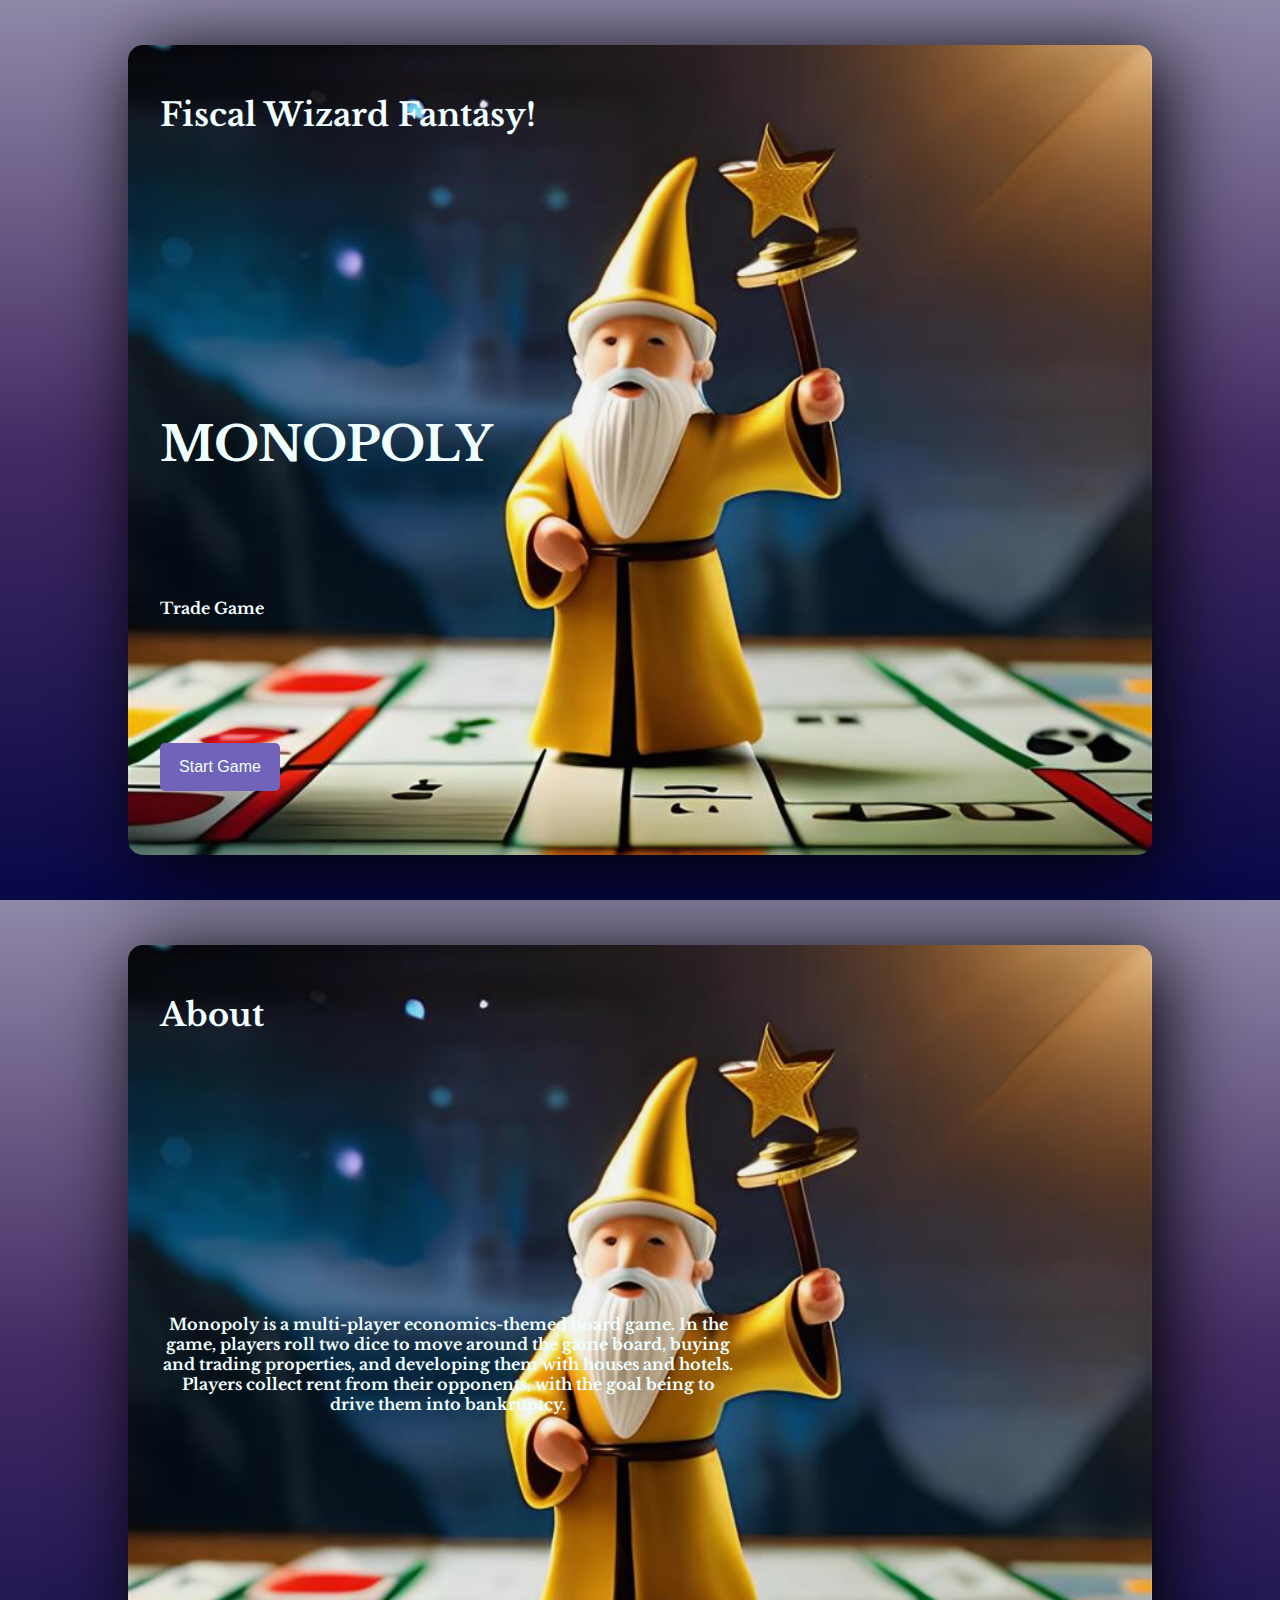
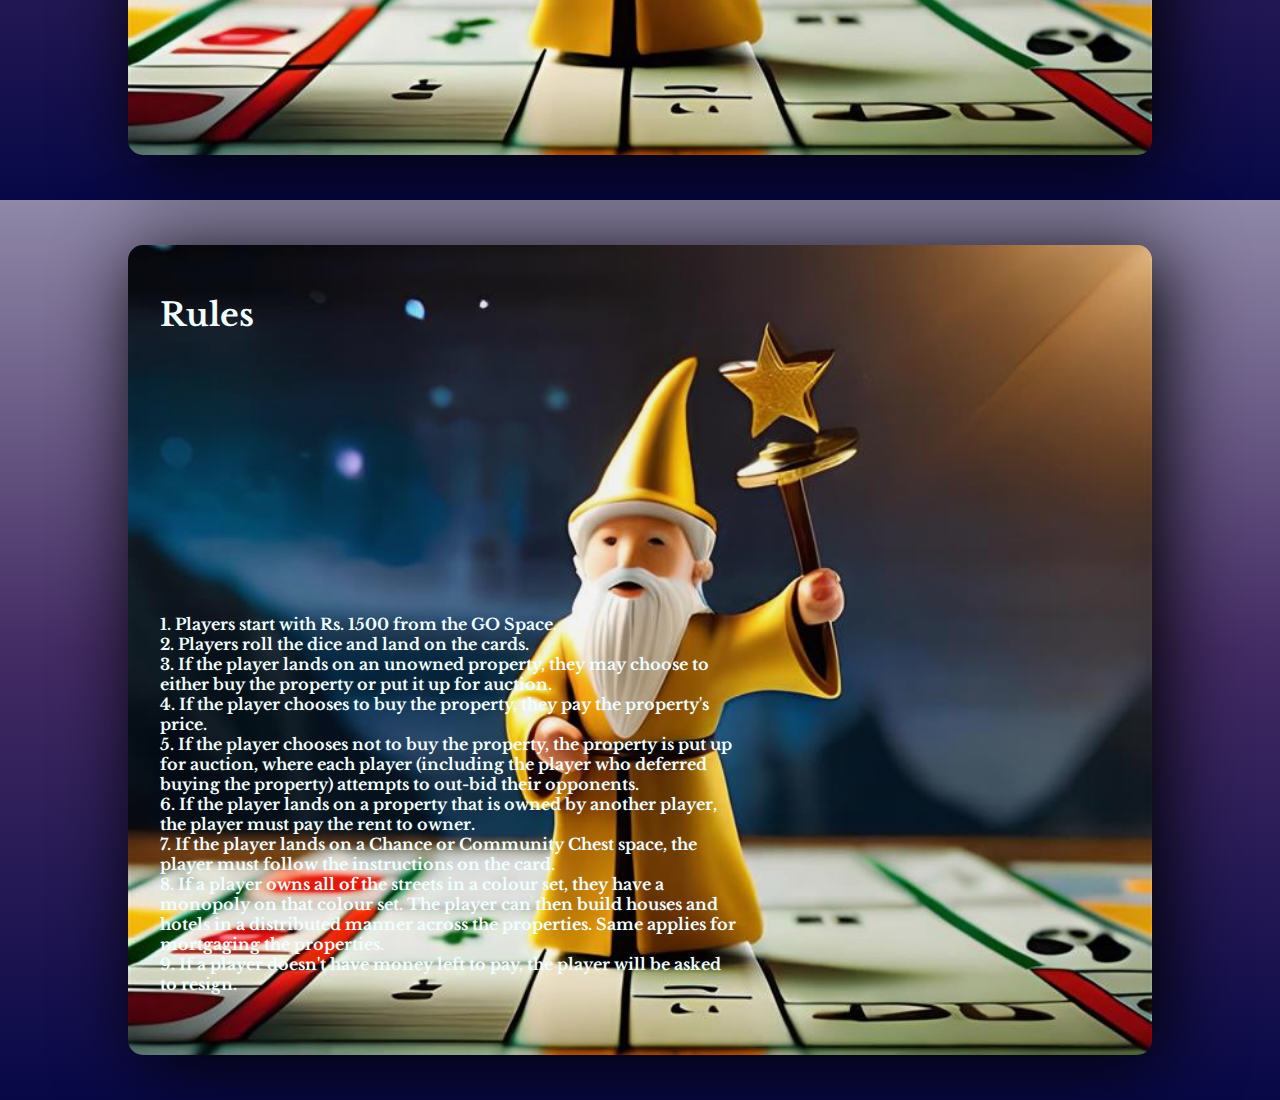
<file: Monopoly/index.html>
<!DOCTYPE html>
<html lang="en">

<head>
    <meta charset="utf-8" />
    <link rel="icon" href="%PUBLIC_URL%/favicon.ico" />
    <meta name="viewport" content="width=device-width, initial-scale=1" />
    <meta name="theme-color" content="#000000" />
    <title>Monopoly</title>
    <script type="text/javascript" src="landingpage.js"></script>
    <link rel="stylesheet" type="text/css" href="landingpage.css" />
</head>

<body>
    <div class="landing-page">
        <div class="landing-page-container">
            <header class="header">
                <div class="header-container">
                    <div class="logo-container">
                        <h1>Fiscal Wizard Fantasy!</h1>
                    </div>
                    <!-- <li class="navbar-links"><a href="#" class="navbar-items">Home</a></li> -->
                    <!-- <li class="navbar-links"><a href="#" class="navbar-items">About</a></li> -->
                    <!-- <li class="navbar-links"><a href="#" class="navbar-items">Rules</a></li> -->
                    <!-- <li class="navbar-links"><a href="#" class="navbar-items">Login</a></li> -->
                </div>
            </header>
            <main class="main">
                <div class="main-container">
                    <h1>MONOPOLY</h1>
                    <h2>Trade Game</h2>
                    <button id="myButton" onclick="startgame_click()" class="btn" target="_blank"> Start Game
                    </button>
                </div>
            </main>
        </div>
    </div>

    <div class="landing-page">
        <div class="landing-page-container">
            <header class="header">
                <div class="header-container">
                    <div class="logo-container">
                        <h1>About</h1>
                    </div>
                    <!-- <li class="navbar-links"><a href="#" class="navbar-items">Home</a></li> -->
                    <!-- <li class="navbar-links"><a href="#" class="navbar-items">About</a></li> -->
                    <!-- <li class="navbar-links"><a href="#" class="navbar-items">Rules</a></li> -->
                    <!-- <li class="navbar-links"><a href="#" class="navbar-items">Login</a></li> -->
                </div>
            </header>
            <main class="main">
                <div class="main-container">
                    <!-- <h1>MONOPOLY</h1> -->
                    <h2> <p style="text-align:center;"> Monopoly is a multi-player economics-themed board game. In the game, players roll two dice to move around the game board, buying and trading properties, and developing them with houses and hotels. Players collect rent from their opponents, with the goal being to drive them into bankruptcy. </p></h2>
                    <!-- <button id="myButton" onclick="startgame_click()" class="btn" target="_blank"> Start Game -->
                    </button>
                </div>
            </main>
        </div>
    </div>


    <div class="landing-page">
        <div class="landing-page-container">
            <header class="header">
                <div class="header-container">
                    <div class="logo-container">
                        <h1>Rules</h1>
                    </div>
                    <!-- <li class="navbar-links"><a href="#" class="navbar-items">Home</a></li> -->
                    <!-- <li class="navbar-links"><a href="#" class="navbar-items">About</a></li> -->
                    <!-- <li class="navbar-links"><a href="#" class="navbar-items">Rules</a></li> -->
                    <!-- <li class="navbar-links"><a href="#" class="navbar-items">Login</a></li> -->
                </div>
            </header>
            <main class="main">
                <div class="main-container">
                    <!-- <h1>MONOPOLY</h1> -->
                    <h2>1. Players start with Rs. 1500 from the GO Space. <br>
                        2. Players roll the dice and land on the cards. <br>
                        3. If the player lands on an unowned property, they may choose to either buy the property or put it up for auction. <br>
                        4. If the player chooses to buy the property, they pay the property's price. <br>
                        5. If the player chooses not to buy the property, the property is put up for auction, where each player (including the player who deferred buying the property) attempts to out-bid their opponents. <br>
                        6. If the player lands on a property that is owned by another player, the player must pay the rent to owner. <br>
                        7. If the player lands on a Chance or Community Chest space, the player must follow the instructions on the card. <br>
                        8. If a player owns all of the streets in a colour set, they have a monopoly on that colour set. The player can then build houses and hotels in a distributed manner across the properties. Same applies for mortgaging the properties. <br>
                        9. If a player doesn't have money left to pay, the player will be asked to resign.
                    </h2>
                    <!-- <button id="myButton" onclick="startgame_click()" class="btn" target="_blank"> Start Game -->
                    </button>
                </div>
            </main>
        </div>
    </div>
</body>
</html>
</file>
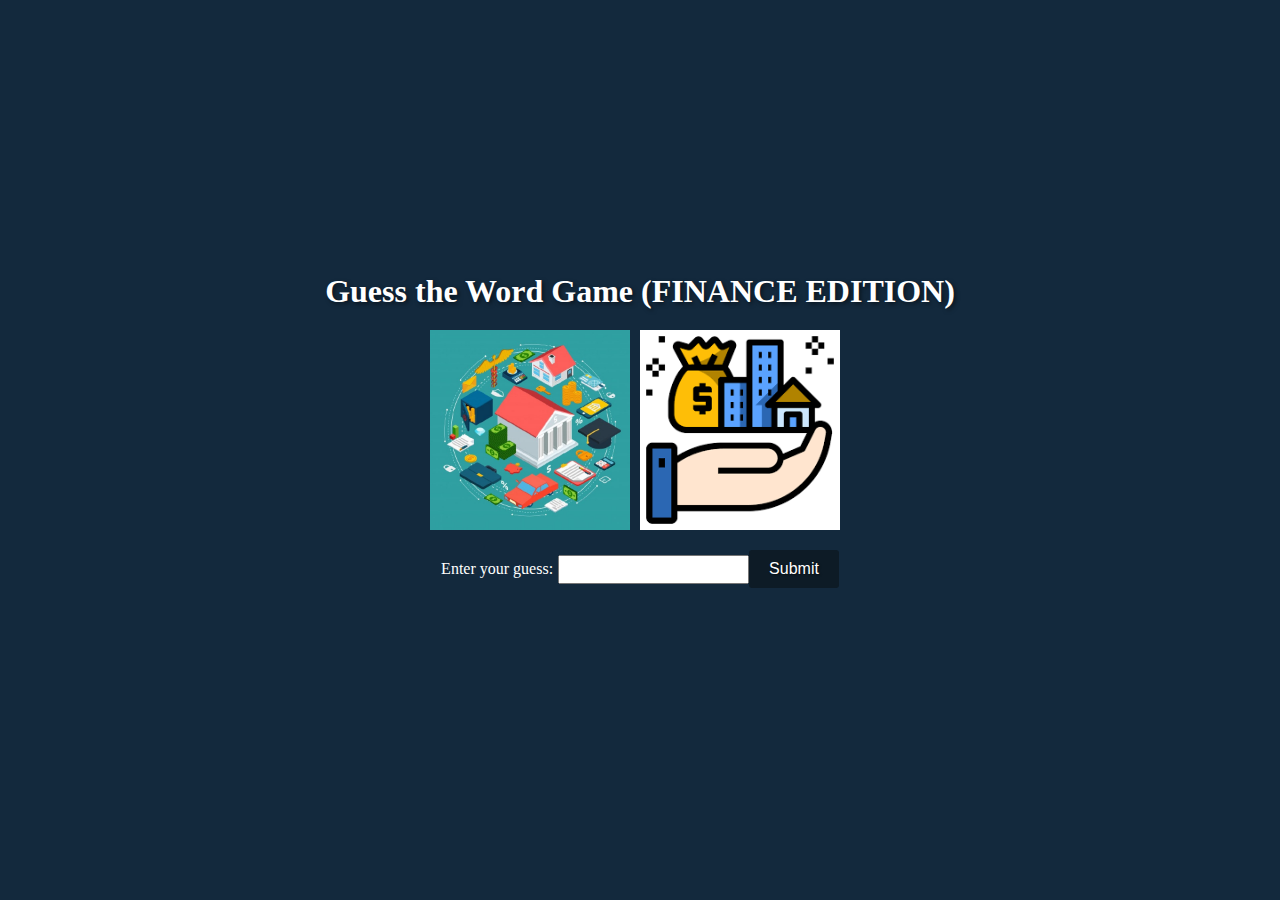
<file: Word Guesser/index.html>
<!DOCTYPE html>
<html>
<head>
  <title>Guess the Word Game (FINANCE EDITION)</title>
  <style>
    body {
      background-color: #13293D;
      color: #FFFFFF;
      display: flex;
      flex-direction: column;
      align-items: center;
      justify-content: center;
      height: 100vh;
      margin: 0;
    }

    h1 {
      color: #FFFFFF;
      text-shadow: 2px 2px 4px rgba(0, 0, 0, 0.5);
      margin-bottom: 20px;
    }

    .image-container {
      display: flex;
      justify-content: center;
      margin-bottom: 20px;
    }

    img {
      width: 200px;
      height: 200px;
      object-fit: cover;
      margin-right: 10px;
    }

    #guessContainer {
      display: flex;
      justify-content: center;
      align-items: center;
      margin-bottom: 20px;
    }

    #guessInput {
      padding: 5px;
      margin-left: 5px;
    }

    #submitButton {
      color: #FFFFFF;
      background-color: #0D1B26;
      border: none;
      padding: 10px 20px;
      border-radius: 3px;
      text-shadow: 1px 1px 2px rgba(0, 0, 0, 0.5);
      font-size: 16px;
      transition: background-color 0.3s ease;
    }

    #submitButton:hover {
      cursor: pointer;
      background-color: #0A141D;
    }

    #score {
      font-size: 24px;
      font-weight: bold;
      margin-bottom: 10px;
    }

    #result {
      font-size: 18px;
      margin-bottom: 10px;
    }

    #summary {
      font-size: 18px;
      margin-bottom: 10px;
    }

    #nextButtonContainer {
      display: flex;
      justify-content: center;
      align-items: center;
      margin-top: 10px;
    }

    #nextButton {
      color: #FFFFFF;
      background-color: #0D1B26;
      border: none;
      padding: 10px 20px;
      border-radius: 3px;
      text-shadow: 1px 1px 2px rgba(0, 0, 0, 0.5);
      font-size: 16px;
      transition: background-color 0.3s ease;
      display: none;
    }

    #nextButton:hover {
      cursor: pointer;
      background-color: #0A141D;
    }
  </style>
</head>
<body>
  <h1>Guess the Word Game (FINANCE EDITION)</h1>
  <div id="imageContainer" class="image-container"></div>
  <div id="guessContainer">
    <label for="guessInput">Enter your guess:</label>
    <input type="text" id="guessInput">
    <button id="submitButton" onclick="checkGuess()">Submit</button>
  </div>
  <div id="score"></div>
  <div id="result"></div>
  <div id="summary"></div>
  <div id="nextButtonContainer">
    <button id="nextButton" onclick="nextWord()">Next Word</button>
  </div>

  <script>
    const words = [
      {
        word: "assets",
        images: ["assets/ass.jpeg", "assets/set1.png"],
        summary: "Assets are things of value that a person or company owns, which can be used to generate income or provide future benefits."
      },
      {
        word: "debt",
        images: ["debt/debt2.jpg", "debt/debt3.jpg", "debt/debt4.jpg"],
        summary: "Debt is an amount of money borrowed by one party from another. It is usually repaid with interest."
      },
      {
        word: "budget",
        images: ["budget/budget1.jpg", "budget/budget.jpg", "budget/budget4.webp"],
        summary: "A budget is a financial plan that helps individuals or organizations track income and expenses over a specific period."
      },
      {
        word: "interest",
        images: ["interest/interest1.jpg", "interest/interest2.jpg"],
        summary: "Interest is the cost of borrowing money or the return on investment. It is typically expressed as a percentage over a specific period."
      },
      {
        word: "investment",
        images: ["investment/invest1.jpg", "investment/invest2.jpg", "investment/invest3.jpg"],
        summary: "Investment refers to the allocation of resources, such as money or time, with the expectation of generating income or profit in the future."
      }
    ];

    let currentWordIndex = 0;
    let score = 0;

    function showImages() {
      const imageContainer = document.getElementById("imageContainer");
      const currentWord = words[currentWordIndex];
      const images = currentWord.images.map(image => `<img src="${image}">`);
      imageContainer.innerHTML = images.join("");
    }

    function checkGuess() {
      const guessInput = document.getElementById("guessInput");
      const guess = guessInput.value.toLowerCase();
      const currentWord = words[currentWordIndex];
      const scoreElement = document.getElementById("score");
      const resultElement = document.getElementById("result");
      const summaryElement = document.getElementById("summary");
      const nextButton = document.getElementById("nextButton");

      if (guess === currentWord.word) {
        score++;
        scoreElement.textContent = "Score: " + score;
        resultElement.textContent = "Correct!";
        summaryElement.textContent = currentWord.summary;
        nextButton.style.display = "block";
      } else {
        resultElement.textContent = "Wrong! Try again.";
        summaryElement.textContent = "";
        nextButton.style.display = "none";
      }

      guessInput.value = "";
    }

    function nextWord() {
      const resultElement = document.getElementById("result");
      const summaryElement = document.getElementById("summary");
      const nextButton = document.getElementById("nextButton");

      // Move to the next word
      currentWordIndex++;
      if (currentWordIndex < words.length) {
        showImages();
        resultElement.textContent = "";
        summaryElement.textContent = "";
        nextButton.style.display = "none";
      } else {
        resultElement.textContent = "Game Over! Your final score: " + score;
        summaryElement.textContent = "";
        nextButton.style.display = "none";
        // You can perform other actions or reset the game here
      }
    }

    // Start the game by showing the images for the first word
    showImages();
  </script>
</body>
</html>
</file>
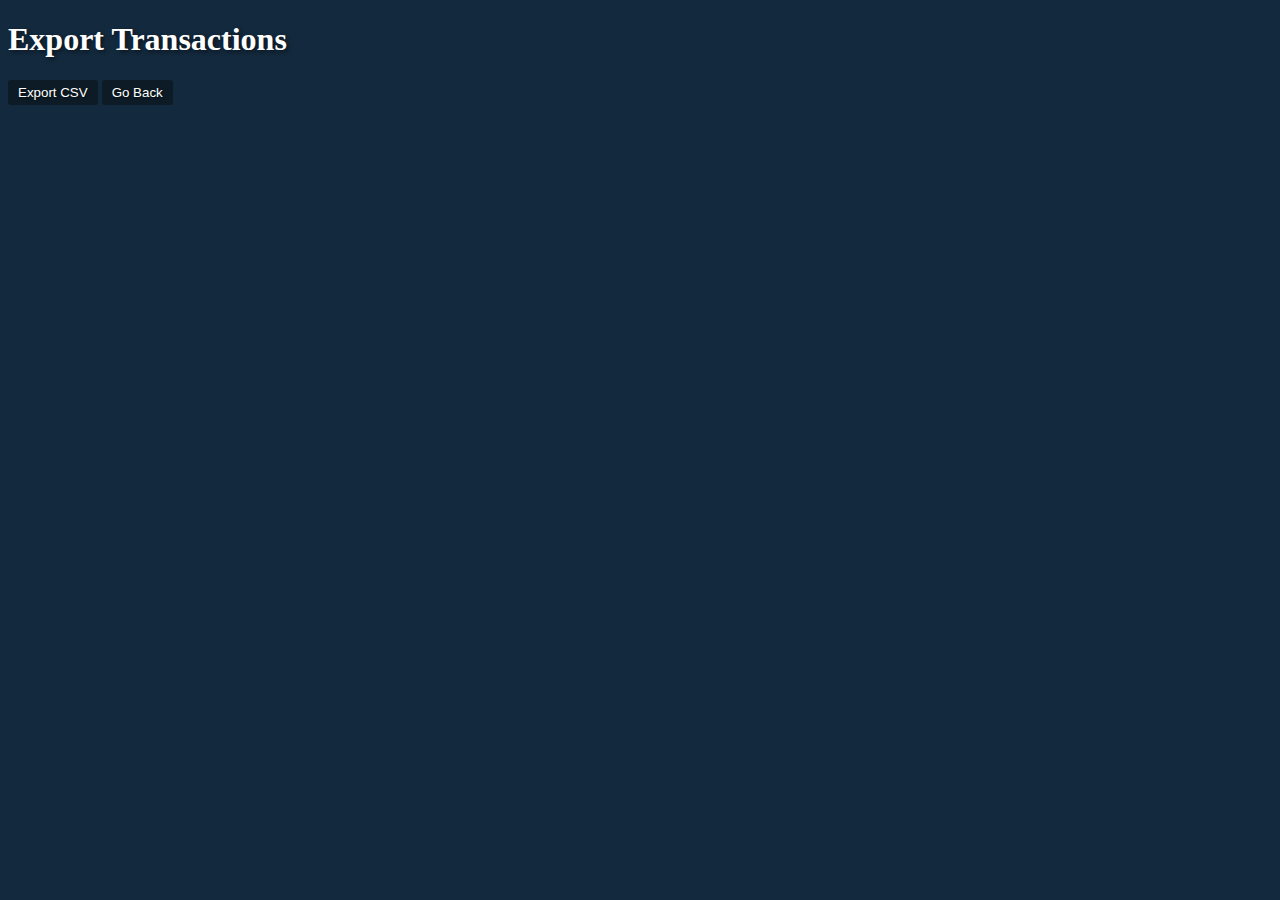
<file: Fiscal's Graph/export.html>
<!DOCTYPE html>
<html>
<head>
  <title>Export Transactions</title>
  <style>
    body {
      background-color: #13293D;
      color: #FFFFFF;
    }

    h1 {
      color: #FFFFFF;
      text-shadow: 2px 2px 4px rgba(0, 0, 0, 0.5);
    }

    button {
      color: #FFFFFF;
      background-color: #0D1B26;
      border: none;
      padding: 5px 10px;
      border-radius: 3px;
      text-shadow: 1px 1px 2px rgba(0, 0, 0, 0.5);
    }

    button:hover {
      cursor: pointer;
      background-color: #0A141D;
    }
  </style>
</head>
<body>
  <h1>Export Transactions</h1>

  <button onclick="exportTransactions()">Export CSV</button>
  <button onclick="goBack()">Go Back</button>

  <script>
    // Retrieve transactions from local storage
    const transactions = JSON.parse(localStorage.getItem('transactions')) || [];

    const exportTransactions = () => {
      if (transactions.length === 0) {
        alert('No transactions available to export.');
        return;
      }

      const csvContent = "data:text/csv;charset=utf-8," +
        "Date,Type,Label,Amount\n" +
        transactions.map(transaction =>
          `${transaction.date},${transaction.type},${transaction.label},${transaction.amount}`
        ).join("\n");

      const encodedUri = encodeURI(csvContent);
      const link = document.createElement('a');
      link.setAttribute('href', encodedUri);
      link.setAttribute('download', 'transactions.csv');
      document.body.appendChild(link); // Required for Firefox
      link.click();
    };

    const goBack = () => {
      window.history.back();
    };
  </script>
</body>
</html>
</file>
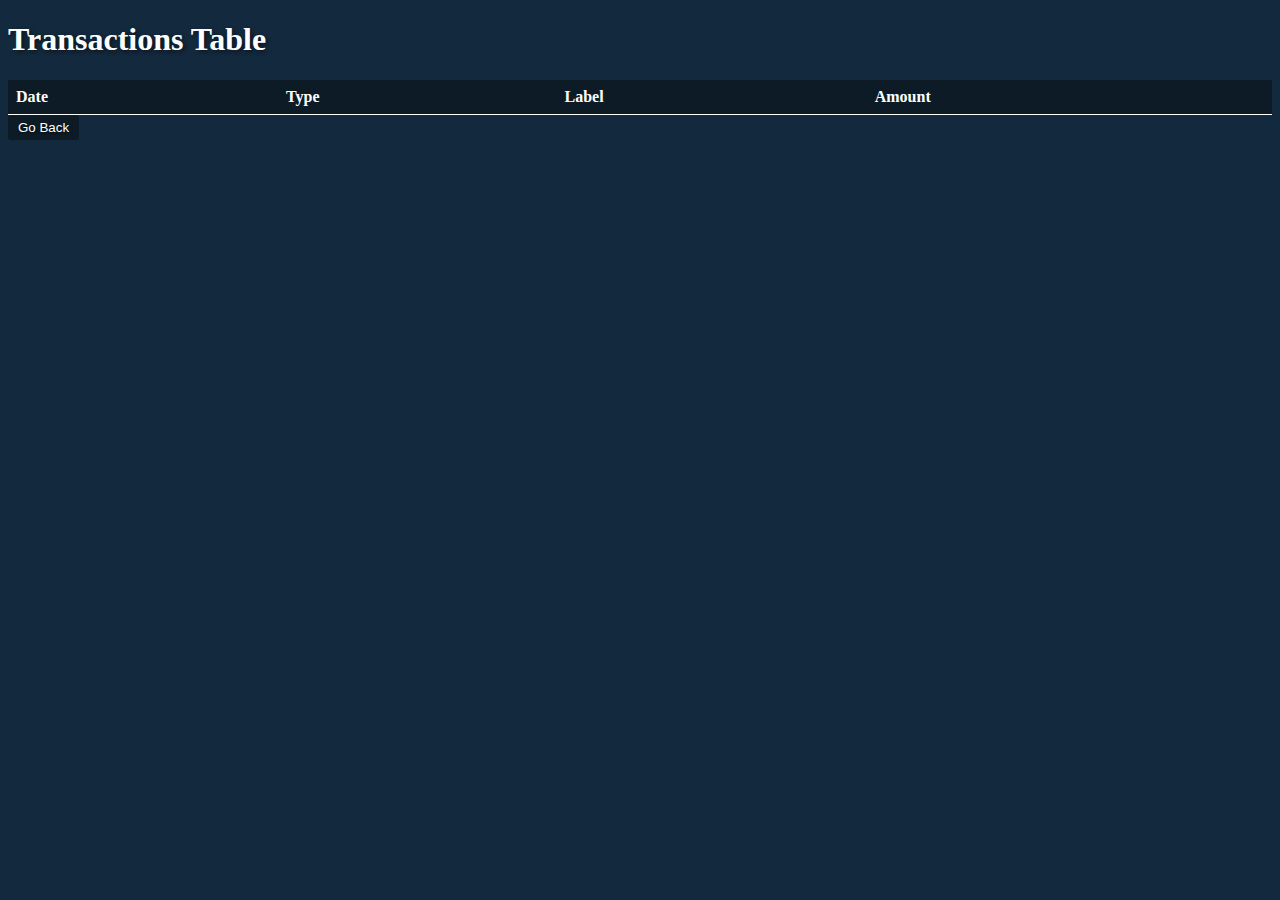
<file: Fiscal's Graph/transactions.html>
<!DOCTYPE html>
<html>
<head>
  <title>Transactions Table</title>
  <style>
    body {
      background-color: #13293D;
      color: #FFFFFF;
    }

    h1 {
      color: #FFFFFF;
      text-shadow: 2px 2px 4px rgba(0, 0, 0, 0.5);
    }

    table {
      width: 100%;
      border-collapse: collapse;
    }

    th, td {
      padding: 8px;
      text-align: left;
      border-bottom: 1px solid #FFFFFF;
    }

    th {
      background-color: #0D1B26;
    }

    button {
      color: #FFFFFF;
      background-color: #0D1B26;
      border: none;
      padding: 5px 10px;
      border-radius: 3px;
      text-shadow: 1px 1px 2px rgba(0, 0, 0, 0.5);
    }

    button:hover {
      cursor: pointer;
      background-color: #0A141D;
    }
  </style>
</head>
<body>
  <h1>Transactions Table</h1>

  <table>
    <thead>
      <tr>
        <th>Date</th>
        <th>Type</th>
        <th>Label</th>
        <th>Amount</th>
      </tr>
    </thead>
    <tbody id="transactionsBody">
      <!-- Transaction rows will be dynamically added here -->
    </tbody>
  </table>

  <button onclick="goBack()">Go Back</button>

  <script>
    // Retrieve transactions from local storage
    const transactions = JSON.parse(localStorage.getItem('transactions')) || [];

    const transactionsBody = document.getElementById('transactionsBody');

    transactions.forEach((transaction) => {
      const row = document.createElement('tr');
      const dateCell = document.createElement('td');
      const typeCell = document.createElement('td');
      const labelCell = document.createElement('td');
      const amountCell = document.createElement('td');

      dateCell.textContent = transaction.date;
      typeCell.textContent = transaction.type;
      labelCell.textContent = transaction.label;
      amountCell.textContent = transaction.amount.toLocaleString();

      row.appendChild(dateCell);
      row.appendChild(typeCell);
      row.appendChild(labelCell);
      row.appendChild(amountCell);

      transactionsBody.appendChild(row);
    });

    const goBack = () => {
      window.history.back();
    };
  </script>
</body>
</html>
</file>
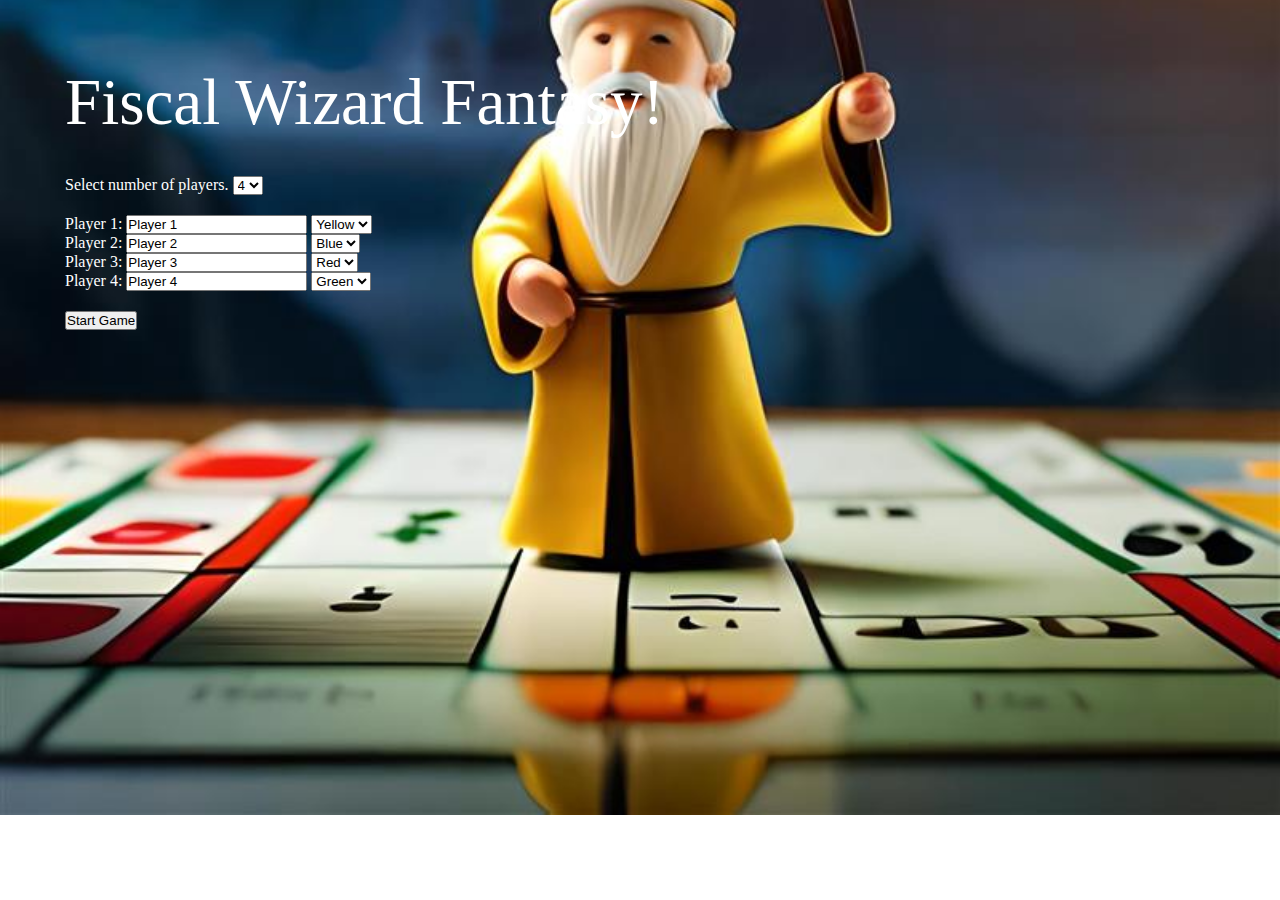
<file: Monopoly/index1.html>
<!DOCTYPE html>
<html lang="en">
<head>
	<title>Monopoly</title>
	<meta http-equiv="Content-type" content="text/html;charset=UTF-8" />
	<script src="https://ajax.googleapis.com/ajax/libs/jquery/3.6.0/jquery.min.js"></script>
	<script type="text/javascript" src="classicedition.js"></script>
	<script type="text/javascript" src="monopoly.js"></script>
	<link rel="stylesheet" type="text/css" href="styles.css" />
	<link rel="stylesheet" type="text/css" href="index.css" />
</head>

<body>
	
	<div id="popupbackground"></div>
	<div id="popupwrap">
		<div id="popup">
			<div style="position: relative;">
				<div id="popuptext"></div>
				<div id="popupdrag"></div>
			</div>
		</div>
	</div>

	<div id="statsbackground"></div>
	<div id="statswrap">
		<div id="stats">
			<div style="position: relative;">
				<img id="statsclose" src="images/close.png" title="Close" alt="x" />
				<div id="statstext"></div>
				<div id="statsdrag"></div>
			</div>
		</div>
	</div>

	<p id="noscript">
		Note: This page will not function without JavaScript.
	</p>

	<div id="refresh">
		Refresh this page to start a new game.
	</div>

	<div id="deed">
		
		<div id="deed-normal" style="display: none;">
			<div id="deed-header">
				<div style="margin: 5px; font-size: 11px;">T I T L E&nbsp;&nbsp;D E E D</div>
				<div id="deed-name"></div>
			</div>
			<table id="deed-table">
				<tr>
					<td colspan="2">
						RENT&nbsp;Rs<span id="deed-baserent">12</span>.
					</td>
				</tr>
				<tr>
					<td style="text-align: left;">With 1 House</td>
					<td style="text-align: right;">Rs&nbsp;&nbsp;&nbsp;<span id="deed-rent1">60</span>.</td>
				</tr>
				<tr>
					<td style="text-align: left;">With 2 Houses</td>
					<td style="text-align: right;"><span id="deed-rent2">180</span>.</td>
				</tr>
				<tr>
					<td style="text-align: left;">With 3 Houses</td>
					<td style="text-align: right;"><span id="deed-rent3">500</span>.</td>
				</tr>
				<tr>
					<td style="text-align: left;">With 4 Houses</td>
					<td style="text-align: right;"><span id="deed-rent4">700</span>.</td>
				</tr>
				<tr>
					<td colspan="2">
						<div style="margin-bottom: 8px;">With HOTEL Rs<span id="deed-rent5">900</span>.</div>
						<div>Mortgage Value Rs<span id="deed-mortgage">80</span>.</div>
						<div>Houses cost Rs<span id="deed-houseprice">100</span>. each</div>
						<div>Hotels, Rs<span id="deed-hotelprice">100</span>. plus 4 houses</div>
						<div style="font-size: 9px; font-style: italic; margin-top: 5px;">If a player owns ALL the Lots of any Color-Group, the rent is Doubled on Unimproved Lots in that group.</div>
					</td>
				</tr>
			</table>
		</div>

		<div id="deed-mortgaged">
			<div id="deed-mortgaged-name"></div>
			<p>&bull;</p>
			<div>MORTGAGED</div>
			<div> for Rs<span id="deed-mortgaged-mortgage">80</span></div>
			<!-- bullet -->
			<p>&bull;</p>
			<div style="font-style: italic; font-size: 13px; margin: 10px;">Card must be turned this side up if property is mortgaged</div>
		</div>

		<div id="deed-special">
			<div id="deed-special-name"></div>
			<div id="deed-special-text"></div>
			<div id="deed-special-footer">
				Mortgage Value
				<span style="float: right;">Rs<span id="deed-special-mortgage">100</span>.</span>
			</div>
		</div>
	</div>

	<table id="board" style="color: white; font-weight: bold">
	
		<tr>
			<td class="cell board-corner" id="cell20"></td>
			<td class="cell board-top" id="cell21"></td>
			<td class="cell board-top" id="cell22"></td>
			<td class="cell board-top" id="cell23"></td>
			<td class="cell board-top" id="cell24"></td>
			<td class="cell board-top" id="cell25"></td>
			<td class="cell board-top" id="cell26"></td>
			<td class="cell board-top" id="cell27"></td>
			<td class="cell board-top" id="cell28"></td>
			<td class="cell board-top" id="cell29"></td>
			<td class="cell board-corner" id="cell30"></td>
		</tr><tr>
			<td class="cell board-left" id="cell19"></td>
			<td colspan="9" class="board-center"></td>
			<td class="cell board-right" id="cell31"></td>
		</tr><tr>
			<td class="cell board-left" id="cell18"></td>
			<td colspan="9" class="board-center"></td>
			<td class="cell board-right" id="cell32"></td>
		</tr><tr>
			<td class="cell board-left" id="cell17"></td>
			<td colspan="9" class="board-center"></td>
			<td class="cell board-right" id="cell33"></td>
		</tr><tr>
			<td class="cell board-left" id="cell16"></td>
			<td colspan="9" class="board-center"></td>
			<td class="cell board-right" id="cell34"></td>
		</tr><tr>
			<td class="cell board-left" id="cell15"></td>
			<td colspan="9" class="board-center"></td>
			<td class="cell board-right" id="cell35"></td>
		</tr><tr>
			<td class="cell board-left" id="cell14"></td>
			<td colspan="9" class="board-center"></td>
			<td class="cell board-right" id="cell36"></td>
		</tr><tr>
			<td class="cell board-left" id="cell13"></td>
			<td colspan="9" class="board-center"></td>
			<td class="cell board-right" id="cell37"></td>
		</tr><tr>
			<td class="cell board-left" id="cell12"></td>
			<td colspan="9" class="board-center"></td>
			<td class="cell board-right" id="cell38"></td>
		</tr><tr>
			<td class="cell board-left" id="cell11"></td>
			<td colspan="9" class="board-center">
				<div id="jail"></div>
			</td>
			<td class="cell board-right" id="cell39"></td>
		</tr><tr>
			<td class="cell board-corner" id="cell10"></td>
			<td class="cell board-bottom" id="cell9"></td>
			<td class="cell board-bottom" id="cell8"></td>
			<td class="cell board-bottom" id="cell7"></td>
			<td class="cell board-bottom" id="cell6"></td>
			<td class="cell board-bottom" id="cell5"></td>
			<td class="cell board-bottom" id="cell4"></td>
			<td class="cell board-bottom" id="cell3"></td>
			<td class="cell board-bottom" id="cell2"></td>
			<td class="cell board-bottom" id="cell1"></td>
			<td class="cell board-corner" id="cell0"></td>
		</tr>

	
	</table>
	
	<div id="moneybarwrap">
		<div id="moneybar">
			<table>
				<tr id="moneybarrow1" class="money-bar-row">
					<td class="moneybararrowcell"><img src="images/arrow.png" id="p1arrow" class="money-bar-arrow" alt=">"/></td>
					<td id="p1moneybar" class="moneybarcell">
						<div><span id="p1moneyname" >Player 1</span>:</div>
						<div>Rs<span id="p1money">1500</span></div>
					</td>
				</tr>
				<tr id="moneybarrow2" class="money-bar-row">
					<td class="moneybararrowcell"><img src="images/arrow.png" id="p2arrow" class="money-bar-arrow" alt=">" /></td>
					<td id="p2moneybar" class="moneybarcell">
						<div><span id="p2moneyname" >Player 2</span>:</div>
						<div>Rs<span id="p2money">1500</span></div>
					</td>
				</tr>
				<tr id="moneybarrow3" class="money-bar-row">
					<td class="moneybararrowcell"><img src="images/arrow.png" id="p3arrow" class="money-bar-arrow" alt=">" /></td>
					<td id="p3moneybar" class="moneybarcell">
						<div><span id="p3moneyname" >Player 3</span>:</div>
						<div>Rs<span id="p3money">1500</span></div>
					</td>
				</tr>
				<tr id="moneybarrow4" class="money-bar-row">
					<td class="moneybararrowcell"><img src="images/arrow.png" id="p4arrow" class="money-bar-arrow" alt=">" /></td>
					<td id="p4moneybar" class="moneybarcell">
						<div><span id="p4moneyname" >Player 4</span>:</div>
						<div>Rs<span id="p4money">1500</span></div>
					</td>
				</tr>
			
				
				<tr id="moneybarrowbutton">
					<td class="moneybararrowcell">&nbsp;</td>
					<td style="border: none;">
						<input type="button" id="viewstats" value="View assets" title="View a pop-up window that shows a list of each player's properties." />
					</td>
				</tr>
			</table>
		</div>
	</div>
	<!-- <div class="bg"> -->
	<div id="setup">
		<p style="color: white; font-size: 65px;">Fiscal Wizard Fantasy!</p>
		<br><br>
		<div style="margin-bottom: 20px; color:white">
			Select number of players.
			<select id="playernumber" title="Select the number of players for the game.">
				<option>2</option>
				<option>3</option>
				<option selected="selected">4</option>
			</select>
		</div>

		<div id="player1input" class="player-input" style="color: white">
			Player 1: <input type="text" id="player1name" title="Player name" maxlength="16" value="Player 1" />
			<select id="player1color" title="Player color">
				<!-- <option style="color: blue;">Blue</option>
				<option style="color: green;">Green</option>
				<option style="color: red;">Red</option> -->
				<option selected="selected" style="color: yellow;">Yellow</option>
			</select>
		</div>

		<div id="player2input" class="player-input" style="color: white">
			Player 2: <input type="text" id="player2name" title="Player name" maxlength="16" value="Player 2" />
			<select id="player2color" title="Player color">
				<option selected="selected" style="color: blue;">Blue</option>
				<!-- <option style="color: green;">Green</option>
				<option style="color: red;">Red</option>
				<option style="color: yellow;">Yellow</option> -->
			</select>
		</div>

		<div id="player3input" class="player-input" style="color: white">
			Player 3: <input type="text" id="player3name" title="Player name" maxlength="16" value="Player 3" />
			<select id="player3color" title="Player color">
				<!-- <option style="color: blue;">Blue</option>
				<option style="color: green;">Green</option> -->
				<option selected="selected" style="color: red;">Red</option>
				<!-- <option style="color: yellow;">Yellow</option> -->
			</select>
		</div>

		<div id="player4input" class="player-input" style="color: white">
			Player 4: <input type="text" id="player4name" title="Player name" maxlength="16" value="Player 4" />
			<select id="player4color" title="Player color">
				<!-- <option style="color: blue;">Blue</option> -->
				<option selected="selected" style="color: green;">Green</option>
				<!-- <option style="color: red;">Red</option>
				<option style="color: yellow;">Yellow</option> -->
			</select>
		</div>

		<div style="margin: 20px 0px;">
			<input type="button" value="Start Game" onclick="setup();" title="Begin playing." />
		</div>

		
	</div>
<!-- </div> -->
<div id="control">
	<table>
		<tr>
			<td style="text-align: left; vertical-align: top; border: none;">
				<div id="menu">
					<table id="menutable" cellspacing="0">
						<tr>
							<td class="menu-item" id="buy-menu-item">

								<a href="javascript:void(0);" title="View alerts and buy the property you landed on.">Buy</a>
							</td>
							<td class="menu-item" id="manage-menu-item">

								<a href="javascript:void(0);" title="View, mortgage, and improve your property. ">Manage</a>
							</td>
							<td class="menu-item" id="trade-menu-item">

								<a href="javascript:void(0);" title="Exchange property with other players.">Trade</a>
							</td>
						</tr>
					</table>
				</div>

				<div id="buy">
					<div id="alert"></div>
					<div id="landed"></div>
				</div>

				<div id="manage">
					<div id="option">
						<div id="buildings" title="Available buildings"></div>
						<input type="button" value="Buy house" id="buyhousebutton"/>
						<input type="button" value="Mortgage" id="mortgagebutton" />
						<input type="button" value="Sell house" id="sellhousebutton"/>
					</div>
					<div id="owned"></div>
				</div>
			</td>
			<td style="vertical-align: top; border: none;">
				<div id="quickstats">
						<div><span id="pname" >Player 1</span>:</div>
						<div><span id="pmoney">$1500</span></div>
				</div>
				<div>
					<div id="die0" title="Die" class="die die-no-img"></div>
					<div id="die1" title="Die" class="die die-no-img"></div>
				</div>

			</td>
		</tr><tr>
			<td colspan="2" style="border: none">
				<div style="padding-top: 8px;">
					<input type="button" id="nextbutton" title="Roll the dice and move your token accordingly." value="Roll Dice"/>
					<input type="button" id="resignbutton" title="If you cannot pay your debt then you must resign from the game." value="Resign" onclick="game.resign();" />
				</div>
			</td>
		</tr>
	</table>
</div>

<div id="trade">
	<table style="border-spacing: 3px;">
		<tr>
			<td class="trade-cell">
				<div id="trade-leftp-name"></div>
			</td>
			<td class="trade-cell">
				<div id="trade-rightp-name"></div>
			</td>
		</tr>
		<tr>
			<td class="trade-cell">
				$&nbsp;<input id="trade-leftp-money" value="0" title="Enter amount to exchange with the other player." />
			</td>
			<td class="trade-cell">
				$&nbsp;<input id="trade-rightp-money" value="0" title="Enter amount to exchange with the other player." />
			</td>
		</tr>
		<tr>
			<td id="trade-leftp-property" class="trade-cell"></td>
			<td id="trade-rightp-property" class="trade-cell"></td>
		</tr>
		<tr>
			<td colspan="2" class="trade-cell">
				<input type="button" id="proposetradebutton" value="Propose Trade" onclick="game.proposeTrade();" title="Exchange the money and properties that are checked above." />
				<input type="button" id="canceltradebutton" value="Cancel Trade" onclick='game.cancelTrade();' title="Cancel the trade." />
				<input type="button" id="accepttradebutton" value="Accept Trade" onclick="game.acceptTrade();" title="Accept the proposed trade." />
				<input type="button" id="rejecttradebutton" value="Reject Trade" onclick='game.cancelTrade();' title="Reject the proposed trade." />
			</td>
		</tr>
	</table>
</div>
	</body>
</html>
</file>
<file: Monopoly/landingpage.css>
@import url('https://fonts.googleapis.com/css2?family=Libre+Baskerville&display=swap');

*{
  margin: 0;
  padding: 0;
  box-sizing: border-box;
  /* background-color: plum; */
}

body {
  margin: 0;
  font-family: 'Libre Baskerville', serif;
  -webkit-font-smoothing: antialiased;
  -moz-osx-font-smoothing: grayscale;
}

.landing-page{
  height: 100vh;
  width: 100vw;
  background: linear-gradient(to bottom, rgba(95, 85, 129, 0.7),rgb(67, 43, 99), rgba(4, 4, 68, 0.986));
  display: flex;
  justify-content: center;
  align-items: center;
  position: relative;
}

.landing-page .landing-page-container{
  width: 80%;
  height: 90%;
  background: linear-gradient(to bottom, rgba(36, 27, 27, 0.062), rgba(32, 8, 8, 0.034)), url("images/fiscal_background.jpg");
  background-position: center;
  background-size: cover;
  background-repeat: no-repeat;
  border-radius: 15px;

  display: flex;
  flex-direction: column;
  justify-content: space-between;
  box-shadow: 10px 10px 80px black;
  padding: 1rem 2rem;

}

.landing-page .landing-page-container .header{
  height: 12vh;
  width: 100%;
  display: flex;
  justify-content: center;
  align-items: center;

}

.header .header-container{
  width: 100%;
  display: flex;
  justify-content: space-between;
  align-items: center;

}
.header .header-container .navbar-hamburger{
  display: none;
}
.header .header-container .logo-container{
  color: rgb(240, 255, 255);
  
}
.header .header-container .logo-container h1{
  color: rgb(240, 255, 255);
  cursor: pointer;
  font-size: clamp(1.2rem, 2.5vw, 2.5rem);
  transition: transform 0.3s ease;
}

.header .header-container .logo-container h1:active{
  transform: scale(0.8);
  transition: transform 0.3s ease;

}
.header .header-container .navbar-menu-container{
  width: clamp(260px, 70%, 500px);
  height: 100%;
  display: flex;
  justify-content: space-between;
  align-items: center;
}
.header .header-container .navbar-menu-container li{
  list-style: none;
  transition: transform 0.3s ease;
}
.header .header-container .navbar-menu-container li a{
  text-decoration: none;
  color: rgb(240, 255, 255);
  font-size: clamp(0.8rem, 1.5vw, 1.2rem);
  transition: all 0.3s ease-in;
}

.header .header-container .navbar-menu-container li:active{
  transform: scale(0.9);
  transition: transform 0.3s ease;

}
.header .header-container .navbar-menu-container li a:hover{
  /* color: rgb(112, 99, 185); */
  transition: all 0.3s ease-in;
}


.landing-page .landing-page-container .main{
  height: 350px; 
  width: clamp(200px, 45vw, 600px); 
  color: rgb(240, 255, 255);
  flex-grow: 0.1;
  margin-bottom: 3rem;


}
.landing-page .landing-page-container .main .main-container{
  height: 100%;
  width: 100%;
  display: flex;
  flex-direction: column;
  justify-content: space-between;
  align-items: flex-start;
 


}
.landing-page .landing-page-container .main .main-container h1{
  font-size: clamp(1.5rem, 4.5vw, 3rem);
}
.landing-page .landing-page-container .main .main-container h2{
  font-size: clamp(0.85rem, 1.5vw, 1rem);
}

.btn{
  height: 3rem;
  width: clamp(50px, 40%, 120px);
  border: none;
  border-radius: 5px;
  background-color: rgb(112, 99, 185);
  color: rgb(240, 255, 255);
  cursor: pointer;
  transition: transform 0.4s ease-in;
  font-size: clamp(0.7rem, 1.5vw, 1rem);
}

.btn:active{
  transform: scale(0.8);
  transition: transform 0.2s ease-in;
}

.btn-2{
  width: clamp(50px, 20%, 120px);


}

@media screen and (max-width:500px){

  .header .header-container .navbar-menu-container{
      position: absolute;
			top: -100%;
      left: 0;
      margin: 0 auto;
      padding-top: 5rem;
			display: flex;
			flex-direction: column;
			justify-content: space-evenly;
			align-items: center;
			opacity: 0;
			z-index: -1;
      width: 100vw;
      height: 70vh;
      transition: all 0.5s ease;
  }
  .header .header-container .navbar-menu-container.active{
    opacity: 1;
    top: 0%;
    z-index: 10;
    /* background-color: rgb(112, 99, 185); */
    transition: all 0.5s ease;

  }
  .header .header-container .navbar-menu-container li a:hover{
    color: rgb(240, 255, 255);
  }
  .header .header-container .navbar-hamburger {
    display: block;
    cursor: pointer;
    z-index: 998;
    
  }
  .header .header-container .navbar-hamburger .navbar-hamburger-line {
      width: 27px;
      height: 3px;
      margin: 5px 2px;
      list-style: none;
      background-color: rgb(240, 255, 255);
      pointer-events: none;
      transition: all 0.5s ease;
  }

  .header .header-container .navbar-hamburger .navbar-hamburger-line.open:nth-child(2){
    transform: rotate(720deg);
    background: transparent;
    transition: all 0.5s ease;

  }
  .header .header-container .navbar-hamburger .navbar-hamburger-line.open:nth-child(1){
    transform: translateY(13px) rotate(45deg);
    transition: all 0.5s ease;

  }
  .header .header-container .navbar-hamburger .navbar-hamburger-line.open:nth-child(3){
    transform: translateY(-3px) rotate(-45deg);
    transition: all 0.5s ease;

  }
}
</file>
<file: Monopoly/styles.css>
*{
	margin: 0;
	padding: 0;
}
body {
	/* background: #fbf9fc; */
	margin: 0px;
	min-width: 1075px;
	/* background-color: rgb(175, 100, 175); */
}

td {
	font-size: 12px;
	font-family: arial, sans-serif;
	border: 1px solid black;
	text-align: center;
}
/* .bg{
	/* padding-top: 0;
	margin-top: 0; */

	
	/* background: linear-gradient(to bottom, rgba(36, 27, 27, 0.062), rgba(32, 8, 8, 0.034)), url("images/monopolyfront.png");
	background-position: cover;
  	background-size: auto;
  	
} */ 
#setup {
	width: 100%;
	height: 100%;
	display: none;
	/* margin-left: 35px; */
	/* margin: 15px; */
	margin-top: 65px; 
	margin-left: 65px;  
}

#moneybar {
	float: right;
	border: 0px solid black;
	background-color: white;
	margin: 15px;
	border-radius: 5px;
	display: none;
	z-index: 14;
	position: relative;
	cursor: default;
	-webkit-user-select: none;
	user-select: none;
}

#moneybar table {
	font-weight: bold;
	border-spacing: 1px;
}

#moneybarwrap {
	position: absolute;
	min-width: 135px;
	top: 100px;
	right: 0px;
	-webkit-user-select: none;
	user-select: none;
}

#propertystats {
	margin-right: 110px;
}

#refresh {
	display: none;
	margin: 15px;
}

#noF5 {
	display: none;
}

#noscript {
	margin-left: 10px;
}

#board {
	display: none;
	border: 2px solid black;
	border-spacing: 3px;
	margin-left: 300px;
	margin-top: 40px;
	float: left;
}

#jail {
	border: 1px solid black;
	height: 65px;
	width: 65px;
	position: relative;
	top: 73px;
	left: -73px;
	z-index: 2;
}


#control {
	position: absolute;
	z-index: 9;
	top: 450px;
	left: 540px;
	border: 2px solid black;
	padding: 10px;
	display: none;
	background-color: white;
}

#quickstats {
	font-size: 12px;
	font-weight: bold;
	font-family: arial, sans-serif;
	border: 2px solid blue;
	margin: 5px;
	padding: 3px;
	width: 80px;
}

#pname {
	background-color: white;
}

#landed {
	padding: 3px;
	border: 1px solid gray;
	border-top: none;
	width: 302px;

	margin: 0px;
	text-align: center;
}

#alert {
	width: 307px;
	height: 92px;
	margin: 0px;
	padding-left: 1px;
	border: 1px solid gray;
	font-family: Consolas, "Courier New", monospace;
	font-size: 13px;
	background-color: #FFFFFF;
	overflow-y: scroll;
}

#manage {
	width: 308px;
	border: 1px solid gray;
	display: none;
}

#option {
	border-bottom: 1px solid gray;
	background-color: white;
	display: none;
	background: white;
	vertical-align: middle;
	padding: 3px;
	text-align: center;
	min-height: 26px;
}

#buildings {
	margin: auto;
	height: 21px;
	font-size: 16px;
	font-weight: bold;
}

#buildings .house {
	width: 25px;
	height: 19px;
	vertical-align: top;
	float: none;
}

#buildings .hotel {
	width: 26px;
	height: 19px;
	vertical-align: top;
	float: none;
}

#owned {
	padding: 3px 0px;
	background-color: white;
	text-align: center;
	max-height: 390px;
	overflow-y: auto;
}

#owned .propertycellname {
	vertical-align: top;
}

#property {
	margin-right: 1px;
	background: white;
}

#trade {
	border: 2px solid black;
	display: none;
	width: 630px;
	margin: 15px auto;
	background-color: white;
	border-radius: 8px;
	padding: 2px;
	z-index: 14;
}

#trade-leftp-name {
	font-size: 13px;
	font-weight: bold;
}

#trade-leftp-name option {
	font-size: 13px;
	font-weight: normal;
}

#trade-rightp-name {
	font-size: 13px;
	font-weight: bold;
}

#trade-rightp-name option {
	font-size: 13px;
	font-weight: normal;
}

#trade-leftp-money {
	width: 90%;
}

#trade-rightp-money {
	width: 90%;
}

#deedcolor {
	background: white;
	width: 100%;
	height: 48px;
}

#deedname {
	margin-top: 10px;
	font-weight: bold;
	font-size: 20px;
	background-color: white;
}

#menu {
	width: 290px;
	height: 32px;
	margin: 0px 10px;
}

#menutable {
	padding: 0px;
	text-align: left;
	font-family: arial, sans-serif;
	color: white;
	font-weight: bold;
	font-size: 16px;
	border: 1px solid blue;
	border-radius: 5px 5px 0px 0px;
	height: 30px;
	width: 99%;
	margin: 0px;
	background-color: #305BC9;
	/* background-image: -webkit-linear-gradient(bottom,#213EB2,#4787ED);
	background-image: -moz-linear-gradient(bottom,#213EB2,#4787ED); */
	background-image: url(images/menu_background.png);
	/* background-repeat: repeat-x; */
	overflow: hidden;
}

#menutable td {
	vertical-align: top;
}

#menu a {
	color: #FFFFFF;
	text-decoration: none;
	display: block;
	height: 100%;
	width: 100%;
	padding-top: 8px;
}

#buy-menu-item {
	color: #FFFFFF;
	margin-left: 2px;
	border-left: none;
}

#trade-menu-item {
	color: #AAAAAA;
	border-right: none;
	margin-right: 2px;
}


#popup {
	width: 300px;
	min-width: 300px;
	font-family: Arial, sans-serif;
	font-size: 14px;
	padding: 10px;
	text-align: center;
	word-wrap: break-word;
	line-height: 1.5;
	border: 2px solid black;
	border-radius: 10px;
	background-color: white;
	display: block;
	z-index: 13;
	margin: auto;
	-webkit-user-select: none;
	user-select: none;
}

#popupwrap {
	position: absolute;
	top: 255px;
	left: 0px;
	width: 100%;
	display: none;
	background-color: transparent;
	z-index: 13;
	-webkit-user-select: none;
	user-select: none;
}

#popuptext {
	overflow-x: auto;
}

/* #popupclose {
	display: none;
	position: absolute;
	top: -24px;
	right: -25px;
	width: 30px;
	height: 30px;
	border: none;
	cursor: pointer;
	overflow: visible;
	z-index: 12;
} */

#popupclose input {
	margin: 0px;
	background-color: red;
	height: 18px;
	width: 18px;
	padding: 0px;
}

/* #popupbackground {
	position: fixed;
	width: 100%;
	height: 100%;
	top: 0px;
	left: 0px;
	background-color: #000000;
	opacity: 0.5;
	display: none;
	z-index: 10;
} */

#popupdrag {
	width: 100%;
	height: 16px;
	position: absolute;
	top: -16px;
	cursor: move;
}

#stats {
	max-width: 914px;
	min-width: 454px;
	font-family: Arial, sans-serif;
	font-size: 14px;
	padding: 10px;
	text-align: center;
	word-wrap: break-word;
	line-height: 1.5;
	border: 2px solid black;
	border-radius: 10px;
	background-color: white;
	display: block;
	z-index: 17;
	margin: auto;
	position: relative;
	top: 0px;
	left: 0px;
	-webkit-user-select: none;
	user-select: none;
}

#statswrap {
	position: absolute;
	top: 250px;
	left: 0px;
	width: 100%;
	display: none;
	background-color: transparent;
	-webkit-user-select: none;
	user-select: none;
}

#statstext {
	overflow: hidden;
	min-height: 70px;
}

#statsclose {
	display: block;
	position: absolute;
	top: -24px;
	right: -25px;
	width: 30px;
	height: 30px;
	border: none;
	cursor: pointer;
	overflow: visible;
	z-index: 17;
}

#statsbackground {
	position: fixed;
	width: 100%;
	height: 100%;
	top: 0px;
	left: 0px;
	background-color: #000000;
	opacity: .5;
	display: none;
	z-index: 16;
}

#statsdrag {
	width: 100%;
	height: 16px;
	position: absolute;
	top: -16px;
	cursor: move;
}

#deed {
	display: none;
	position: fixed;
	border: 2px solid black;
	width: 235px;
	height: 275px;
	background-color: white;
	z-index: 18;
	-webkit-user-select: none;
	user-select: none;
}

#deed td{
	border: none;
}

#deed-header {
	width: 215px;
	height: 48px;
	border: 1px solid black;
	margin: 9px;
	background-color: yellow;
	text-align: center;
	text-transform: uppercase;
	font-family: Calibri, Arial;
}

#deed-name {
	font-size: 15px;
	font-weight: bold;

}

#deed-table {
	margin: 9px;
	width: 217px;
	border-spacing: 1px;
}

#deed-mortgaged {
	font-family: Calibri, Arial;
	font-size: 16px;
	text-align: center;

}

#deed-mortgaged-name {
	font-size: 18px;
	font-weight: bold;
	text-transform: uppercase;
	margin: 30px 20px 20px;
}

#deed-special {
	font-family: Calibri, Arial;
	text-align: justify;
}

#deed-special-name {
	text-align: center;
	font-size: 18px;
	font-weight: bold;
	border-style: solid;
	border-width: 2px 0px;
	text-transform: uppercase;
	margin: 50px 20px 20px;
}

#deed-special-text {
	margin: 20px;
	font-size: 15px;
}

#deed-special-footer {
	margin: 0px 20px;
	width: 195px;
	position: absolute;
	bottom: 20px;
	font-size: 16px;
}

#enlarge-wrap {
	border: none;
	z-index: 0;
}

.menu-item:hover {
	/* background-image: -webkit-linear-gradient(bottom,#000080,#4787ED);
	background-image: -moz-linear-gradient(bottom,#000080,#4787ED); */

	background-image: url(images/menu_background_hover.png);
}

.menu-item {
	padding: 0px;
	border-collapse: collapse;
	text-align: center;
	display: table-cell;
	background-color: transparent;
	border: none;
	border-right: 2px solid white;
	height: 30px;
	min-width: 90px;
	width: 90px;
	max-width: 90px;
	overflow: hidden;
}

.die {
	display: none;
	margin: 5px;
	float: left;
}

.die-no-img {


	border-radius: 6px;
	font-weight: bold;
	border: 2px solid black;
	padding: 5px 10px;
}
.house {
	width: 25px;
	height: 19px;
	vertical-align: middle;
	float: right;
}

.hotel {
	width: 26px;
	height: 19px;
	vertical-align: middle;
	float: right;
}

.cell {
	position: relative;
	top: 0px;
	left: 0px;
	padding: 0px;
	vertical-align: bottom;
	background-repeat: no-repeat;
	background-size: auto 40px;
}

.board-center {
	width: 675px;
	border: none;
	vertical-align: bottom;
	background-repeat: no-repeat;
	background-size: auto 40px;
}

.board-corner {
	width: 102px;
	height: 102px;
}

.board-top {
	width: 72px;
	height: 102px;
}

.board-bottom {
	width: 72px;
	height: 102px;
}

.board-left {
	width: 102px;
	height: 72px;
}

.board-right {
	width: 102px;
	height: 72px;
}

.enlarge {
	width: 150px;
	height: 200px;
	display: none;
	background-color: white;
	border: 2px solid black;
	text-align: center;
	font-size: 12px;
	font-family: arial, sans-serif;
	position: fixed;
	z-index: 15;
}

.enlarge-color {
	background: white;
	width: 100%;
	height: 40px;
}

.enlarge-name {
	font-weight: bold;
	font-size: 20px;
	background-color: white;
	height: 45px;
}

.enlarge-price {
	background-color: white;
	vertical-align: bottom;
	height: 25px;
}

.enlarge-token {
	height: 45px;
	width: 150px;
}

.moneybarcell {
	width: 83px;
	min-width: 83px;
}

.moneybararrowcell {
	background: white;
	width: 30px;
	border: none;
	text-align: right;
	padding: 0px;
}

.money-bar-arrow {
	height: 30px;
	width: 30px;
}
.propertycellcheckbox {
	width: 20px;
	height: 20px;
	border: none;
	vertical-align: middle;
}

.propertycellcolor {
	padding: 0px;
	width: 20px;
	height: 20px;
	border-width: 1px;
	border-style: solid;
	border-color: white;
}

.propertycellname {
	height: 20px;
	width: 250px;
	border: none;
	cursor: default;
	text-align: left;
	vertical-align: middle;
}

.propertycelldeed {
	width: 18px;
	height: 20px;
	border: 1px solid grey;
	cursor: pointer;
	display: none;
}

.statscellcolor {
	padding: 0px;
	width: 22px;
	height: 20px;
	border: none;
}

.statscellname {
	height: 20px;
	border: none;
	cursor: default;
	text-align: left;
	min-width: 172px;
}

.statsplayername {
	font-weight: bold;
	font-size: 24px;
}

.statscell {
	border: 2px solid black;
	padding: 8px;
	vertical-align: top;
	width: 202px;
	min-width: 115px;
}

.trade-cell {
	border: none;
	border-radius: 3px;
	width: 308px;
	height: 26px;
	vertical-align: middle;
}

.cell-anchor {
	width: 100%;
	height: 100%;
	position: relative;
	bottom: 0px;
	left: 0px;
}

.cell-name {
	position: absolute;
	bottom: 0px;
	left: 0px;
	text-align: center;
	width: 100%;
}

.cell-position-holder {
	width: 100%;
	height: 100%;
	z-index: 1;
	position: relative;
}

.cell-position {
	height: 12px;
	width: 12px;
	position: absolute;
	top: 0px;
	left: 0px;
}

.cell-owner {
	background-size: cover;
	display: none;
	position: absolute;
}

.board-top .cell-owner {
	background-image: url("images/hori-bar.png");

	height: 15px;
	left: 0px;



	top: -25px;
	width: 72px;

}

.board-bottom .cell-owner {
	background-image: url("images/hori-bar.png");
	bottom: -25px;

	height: 15px;




	left: 0px;
	width: 72px;
}

.board-left .cell-owner {
	background-image: url("images/vert-bar.png");

	height: 68px;
	left: -25px;



	top: 0px;
	width: 15px;

}

.board-right .cell-owner {
	background-image: url("images/vert-bar.png");

	height: 68px;
	right: -25px;



	top: 0px;
	width: 15px;

}
</file>
<file: Monopoly/index.css>
/* *{
    background-image: url("images/monopolyfront.png");
    
} */

body{
    background-image: url('images/fiscal_background.jpg');
    background-position: center;
    background-size: cover;
    background-repeat: no-repeat;
    overflow-x: hidden;
    overflow-y: scroll;
}

#cell20{
	/* background: linear-gradient(
	to bottom,
	#5d9634,
	#5d9634 50%,
	#538c2b 50%,
	#538c2b
  ); */
  /* The rectangle in which to repeat. 
	 It can be fully wide in this case */
  /* background-size: 10px; */

  background: repeating-linear-gradient(
  to right,
  #5e3209,
  #945a18 10px,
  #351f0b 10px,
  #c7803d 20px
);
  }

#cell19{
	background: #FFA500;
}
#cell18{
	background: #FFA500;
}
#cell17{
	background: white;
  color: black;
}
#cell16{
  background: #FFA500;
}
#cell15{
	background: white;
  color: black;
}
#cell14{
  background: #FF0080;
}
#cell13{
  background: #FF0080;
}
#cell12{
	background: white;
  color: black;
}
#cell11{
  background: #FF0080;
}
#cell10{
  background: repeating-linear-gradient(
  to right,
  #222120,
  #3f3932 10px,
  #222120 10px,
  #3f3932 20px
);
}
#cell9{
  background: #87CEEB;
  color: black;
}
#cell8{
  background: #87CEEB;
  color: black;
}
#cell7{
	background: white;
  color: black;
}
#cell6{
  background: #87CEEB;
  color: black;
}
#cell5{
	background: white;
  color: black;
}
#cell4{
	background: white;
  color: black;
}
#cell3{
  background: #8B4513;

}
#cell2{
	background: white;
  color: black;
}
#cell1{
  background: #8B4513;
  
}
#cell39{
  background: #0000FF;
}
#cell38{
	background: white;
  color: black;
}
#cell37{
  background: #0000FF;
}
#cell36{
	background: white;
  color: black;
}
#cell35{
	background: white;
  color: black;
}
#cell34{
  background: #008000;
}
#cell33{
	background: white;
  color: black;
}
#cell32{
  background: #008000;
}
#cell31{
  background: #008000;
}
#cell30{
  background: repeating-linear-gradient(
  to right,
  #222120,
  #3f3932 10px,
  #222120 10px,
  #3f3932 20px
);
}
#cell29{
  background: #FFFF00;
  color: black;
}
#cell28{
	background: white;
  color: black;
}
#cell27{
  background: #FFFF00;
  color: black;
}
#cell26{
  background: #FFFF00;
  color: black;
}
#cell25{
	background: white;
  color: black;
}
#cell24{
  background: #FF0000;
}
#cell23{
  background: #FF0000;
}
#cell22{
	background: white;
  color: black;
}
#cell21{
  background: #FF0000;
}
#cell0{
	background: white;
  color: black;
}
</file>
